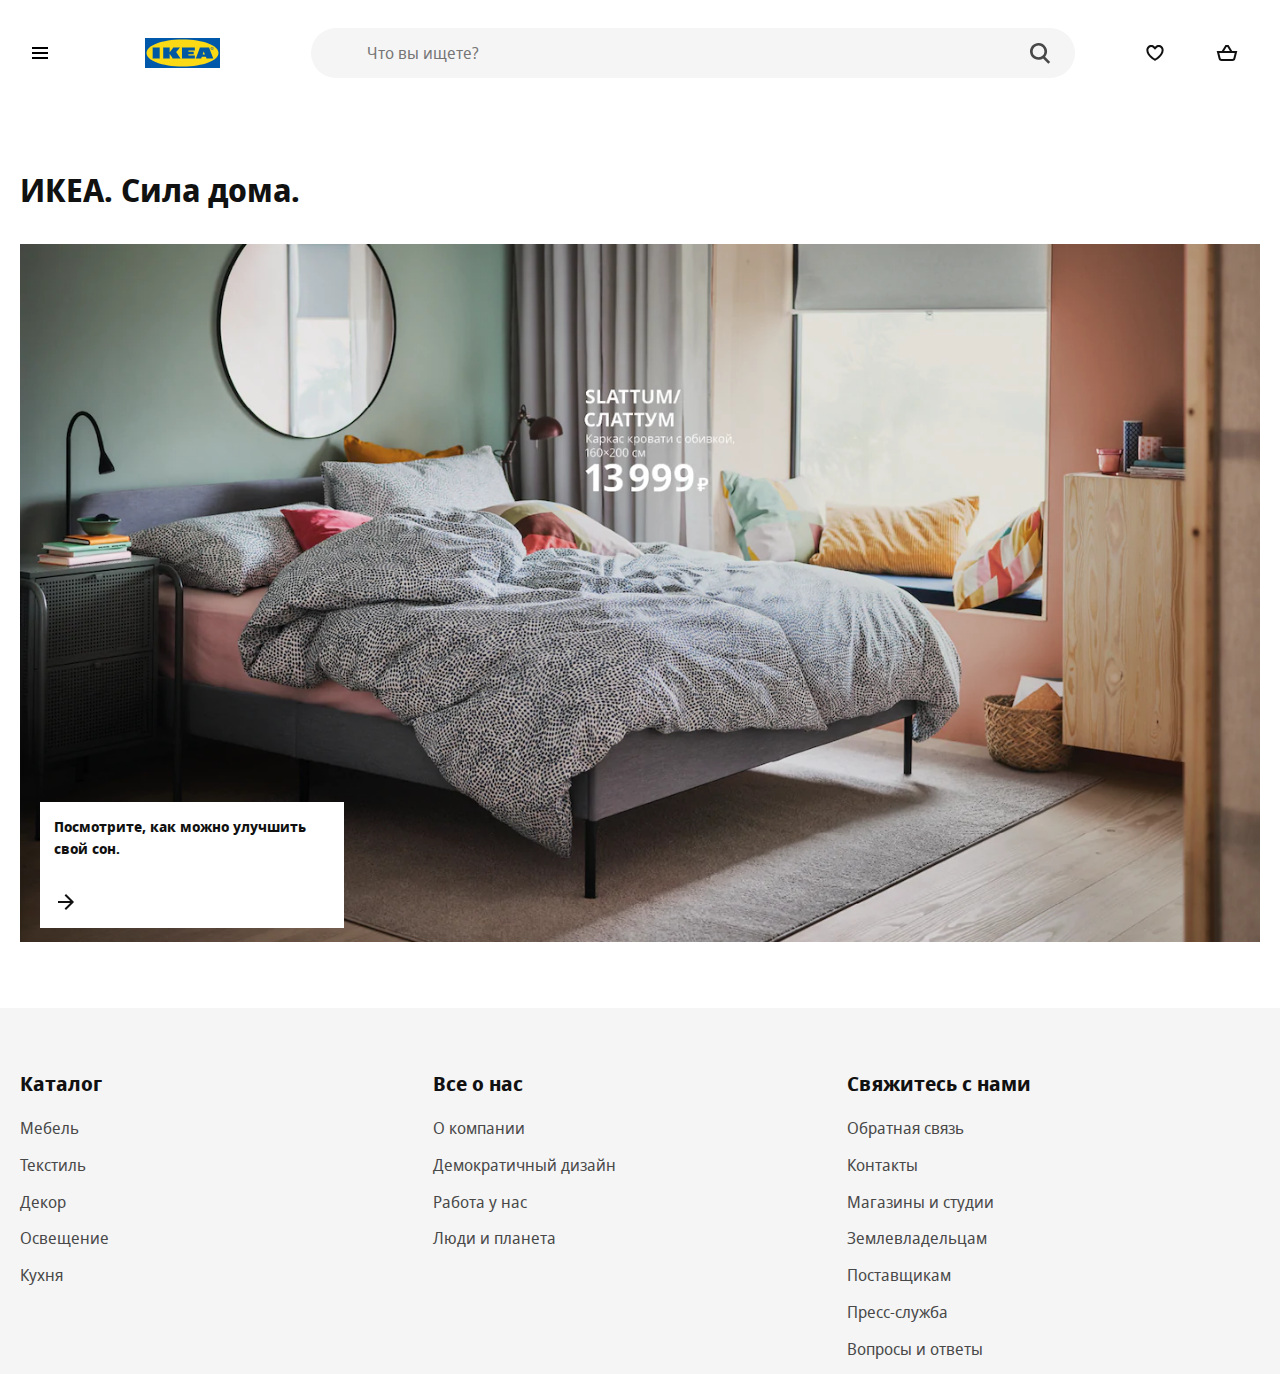
<file: index.html>
<!DOCTYPE html>
<html lang="en">
<head>
    <meta charset="UTF-8">
    <meta name="viewport"
          content="width=device-width, user-scalable=no, initial-scale=1.0, maximum-scale=1.0, minimum-scale=1.0">
    <meta http-equiv="X-UA-Compatible" content="ie=edge">
    <link rel="apple-touch-icon" sizes="180x180" href="favicon/apple-touch-icon.png">
    <link rel="icon" type="image/png" sizes="32x32" href="favicon/favicon-32x32.png">
    <link rel="icon" type="image/png" sizes="16x16" href="favicon/favicon-16x16.png">
    <link rel="mask-icon" href="favicon/safari-pinned-tab.svg" color="#0058ab">
    <meta name="msapplication-TileColor" content="#0058ab">
    <meta name="theme-color" content="#0058ab">
    <title>ИКЕА - официальный интернет-магазин мебели - IKEA</title>
		<link rel="stylesheet" href="styles/styles.css">

		<script src="js/index.js" defer type="module"></script>
		<script src="js/test.js" type="module"></script>

</head>
<body>
<main>
    <div class="container">
        <h1 class="main-header">ИКЕА. Сила дома.</h1>
        <aside class="offer">
            <a href="card.html#idd059">
                <picture>
                    <source srcset="image/b47e07ee97fd5f9bf030d258d462a945.webp" type="image/webp">
                    <img src="image/b47e07ee97fd5f9bf030d258d462a945.jpg" alt="СЛАТТУМ">
                </picture>

            </a>
            <a class="offer-extra" href="goods.html?subcat=Кровати">
                <p>Посмотрите, как можно улучшить свой сон.</p>
                <svg focusable="false" viewBox="0 0 24 24" class="offer-arrow" aria-hidden="true">
                    <path fill-rule="evenodd" clip-rule="evenodd"
                          d="M19.2937 12.7074L20.0008 12.0003L19.2938 11.2932L12.0008 3.99927L10.5865 5.41339L16.1727 11.0003H4V13.0003H16.1723L10.5855 18.5868L11.9996 20.0011L19.2937 12.7074Z"></path>
                </svg>
            </a>
        </aside>
    </div>
</main>







</body>
</html>
</file>
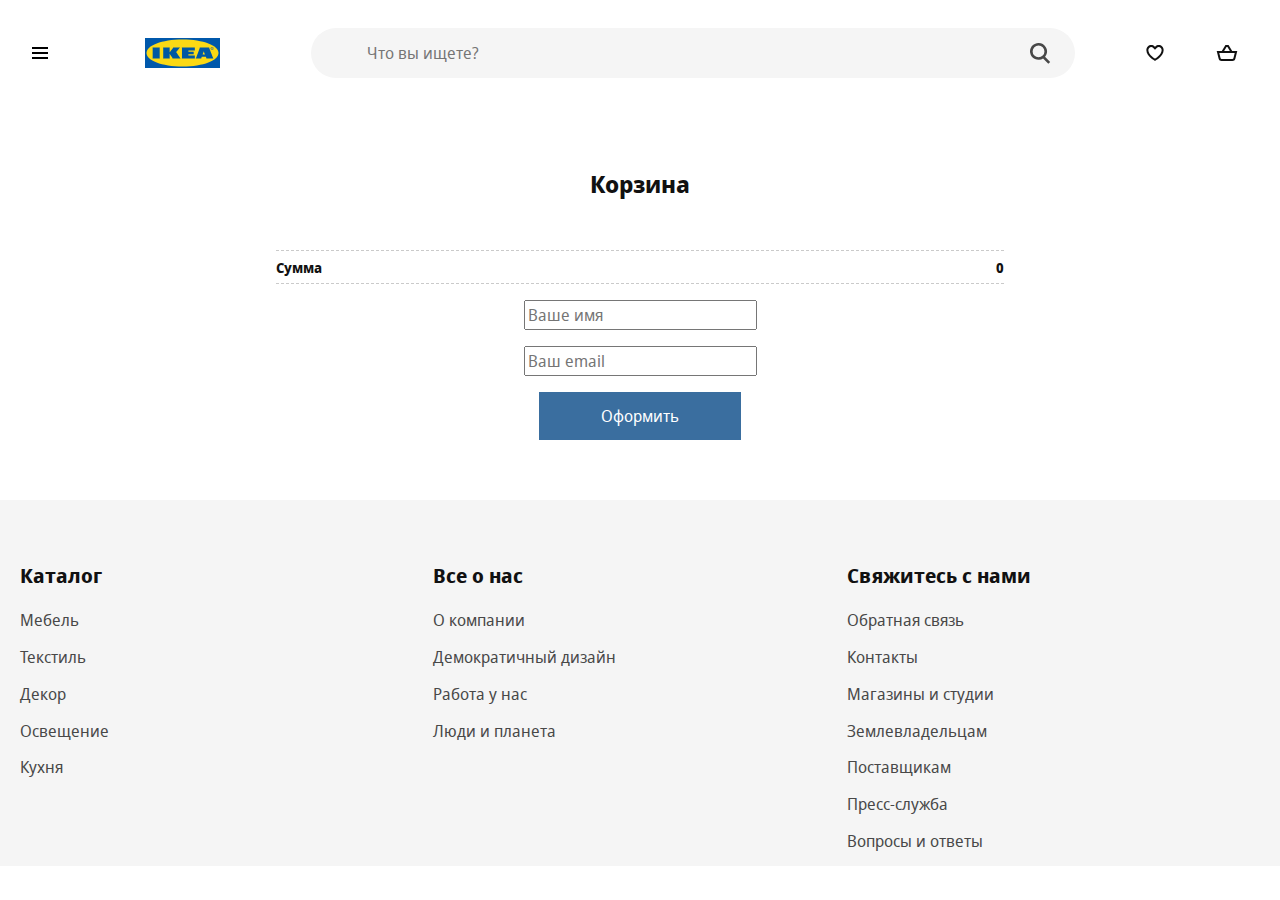
<file: cart.html>
<!DOCTYPE html>
<html lang="en">
<head>
	<meta charset="UTF-8">
	<meta name="viewport" content="width=device-width, user-scalable=no, initial-scale=1.0, maximum-scale=1.0, minimum-scale=1.0">
	<meta http-equiv="X-UA-Compatible" content="ie=edge">
	<link rel="apple-touch-icon" sizes="180x180" href="favicon/apple-touch-icon.png">
	<link rel="icon" type="image/png" sizes="32x32" href="favicon/favicon-32x32.png">
	<link rel="icon" type="image/png" sizes="16x16" href="favicon/favicon-16x16.png">
	<link rel="mask-icon" href="favicon/safari-pinned-tab.svg" color="#0058ab">
	<meta name="msapplication-TileColor" content="#0058ab">
	<meta name="theme-color" content="#0058ab">
	<title>Корзина - IKEA</title>
	<link rel="stylesheet" href="styles/styles.css">

	<script src="js/index.js" defer type="module"></script>
</head>
<body>
<main>
	<div class="container cart-wrapper">
		<h2 class="cart-header">Корзина</h2>
		<ul class="cart-list">

		</ul>
		<div class="cart-total">
			<span class="cart-total-label">Сумма</span>
			<span class="cart-total-price">297.-</span>
		</div>

		<form id="form" class="cart-form">
			<label>
				<input type="text" name="name" placeholder="Ваше имя">
			</label>
			<label>
				<input type="email" name="email" placeholder="Ваш email">
			</label>
			<button type="submit" class="cart-checkout">Оформить</button>
		</form>
	</div>
</main>
</body>
</html>
</file>
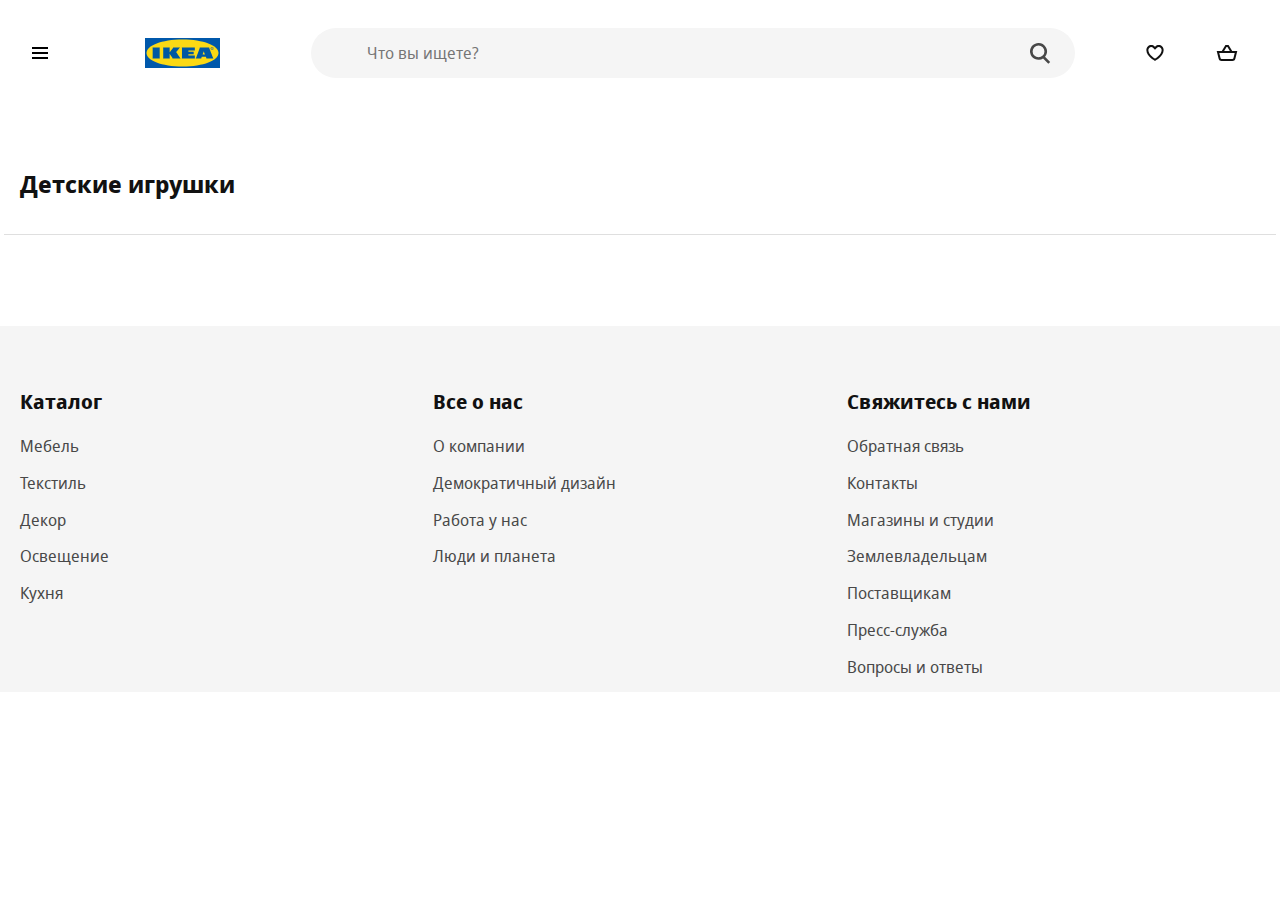
<file: goods.html>
<!DOCTYPE html>
<html lang="en">
<head>
	<meta charset="UTF-8">
	<meta name="viewport" content="width=device-width, user-scalable=no, initial-scale=1.0, maximum-scale=1.0, minimum-scale=1.0">
	<meta http-equiv="X-UA-Compatible" content="ie=edge">
	<link rel="apple-touch-icon" sizes="180x180" href="favicon/apple-touch-icon.png">
	<link rel="icon" type="image/png" sizes="32x32" href="favicon/favicon-32x32.png">
	<link rel="icon" type="image/png" sizes="16x16" href="favicon/favicon-16x16.png">
	<link rel="mask-icon" href="favicon/safari-pinned-tab.svg" color="#0058ab">
	<meta name="msapplication-TileColor" content="#0058ab">
	<meta name="theme-color" content="#0058ab">
	<title>Детские игрушки - IKEA</title>
	<link rel="stylesheet" href="styles/styles.css">

	<script src="js/index.js" defer type="module"></script>
</head>
<body>
<main>
	<div class="container">
		<h2 class="main-header">Детские игрушки</h2>
		<div class="goods wrapper">
			<ul class="goods-list">
				<!-- <li class="goods-list__item">
					<a class="goods-item__link" href="card.html#idd001">
						<article class="goods-item">
							<div class="goods-item__img">
								<img src="https://www.ikea.com/ru/ru/images/products/fabler-byorn-myagkaya-igrushka-bezhevyy__0710165_PE727396_S5.JPG"
									 data-second-image="https://www.ikea.com/ru/ru/images/products/fabler-byorn-myagkaya-igrushka-bezhevyy__0876876_PE611263_S5.JPG" alt="ФАБЛЕР БЬЁРН">
							</div>
							<p class="goods-item__new">Новинка</p>
							<h3 class="goods-item__header">ФАБЛЕР БЬЁРН</h3>
							<p class="goods-item__description">Мягкая игрушка, бежевый, 21 см</p>
							<p class="goods-item__price">
								<span class="goods-item__price-value">99</span>
								<span class="goods-item__currency"> ₽</span>
							</p>
							<button class="btn btn-add-card" aria-label="Добравить в корзину" data-idd="idd001"></button>
						</article>
					</a>
				</li> -->
			</ul>
		</div>
	</div>
</main>
</body>
</html>
</file>
<file: styles/styles.css>
/*
* Prefixed by https://autoprefixer.github.io
* PostCSS: v7.0.29,
* Autoprefixer: v9.7.6
* Browsers: last 4 version
*/

@font-face {
	font-family: 'Noto Sans';
	src: local('Noto Sans Display Regular'), local('NotoSansDisplay-Regular'), url('../fonts/Notosansdisplayregular.woff2') format('woff2'), url('../fonts/Notosansdisplayregular.woff') format('woff');
	font-weight: 400;
	font-style: normal;
}

@font-face {
	font-family: 'Noto Sans';
	src: local('Noto Sans Display Italic'), local('NotoSansDisplay-Italic'), url('../fonts/Notosansdisplayitalic.woff2') format('woff2'), url('../fonts/Notosansdisplayitalic.woff') format('woff');
	font-weight: 400;
	font-style: italic;
}

@font-face {
	font-family: 'Noto Sans';
	src: local('Noto Sans Display Bold'), local('NotoSansDisplay-Bold'), url('../fonts/Notosansdisplaybold.woff2') format('woff2'), url('../fonts/Notosansdisplaybold.woff') format('woff');
	font-weight: 700;
	font-style: normal;
}

@font-face {
	font-family: 'Noto Sans';
	src: local('Noto Sans Display Bold Italic'), local('NotoSansDisplay-BoldItalic'), url('../fonts/Notosansdisplaybolditalic.woff2') format('woff2'), url('../fonts/Notosansdisplaybolditalic.woff') format('woff');
	font-weight: 700;
	font-style: italic;
}

html {
	-webkit-box-sizing: border-box;
	box-sizing: border-box;
}

*,
*::before,
*::after {
	-webkit-box-sizing: inherit;
	box-sizing: inherit;
}

body {
	min-width: 320px;
	margin: 0;

	background-color: #fff; /*под проект*/
	font-family: Noto Sans, Arial, sans-serif; /*в "" свой шрифт под проект*/

	font-size: 16px;
	color: #111;
	line-height: 1.5;
	-webkit-font-smoothing: subpixel-antialiased;
}

button, input {
	font: inherit;
}

button {
	cursor: pointer;
}

img {
	max-width: 100%;
	width: 100%;
	height: auto;
}

a {
	text-decoration: none;
	color: inherit;
}

ul {
	list-style: none;
	padding: 0;
	margin: 0;
}

h1, h2, h3, p {
	padding: 0;
	margin: 0;
}

/* container */

.container {
	max-width: 100rem;
	margin: 0 auto;
	padding: 0 1.25rem;
}

.visually-hidden {
	position: absolute !important;
	clip: rect(1px 1px 1px 1px);
	clip: rect(1px, 1px, 1px, 1px);
	padding: 0 !important;
	border: 0 !important;
	height: 1px !important;
	width: 1px !important;
	overflow: hidden;
}

/* при работе с float */

.clearfix::after {
	content: "";
	display: table;
	clear: both;
}

header {
	margin-bottom: 3.75rem;
}

.header {
	display: -ms-grid;
	display: grid;
	grid-gap: 1.25rem;
	-ms-grid-columns: 2fr 1.25rem 2fr 1.25rem 16fr 1.25rem 1fr 1.25rem 1fr;
	grid-template-columns: 2fr 2fr 16fr 1fr 1fr;
	-webkit-box-align: center;
	-ms-flex-align: center;
	align-items: center;
	padding: 1.75rem 0;
}

footer {
	background-color: #f5f5f5;
	margin-top: 3.75rem;
	padding: 3.75rem 0 0 0;
}

.footer {
	display: -ms-grid;
	display: grid;
	-ms-grid-columns: 1fr 1fr 1fr;
	grid-template-columns: 1fr 1fr 1fr;
}

.main-header {
	margin-bottom: 1.875rem
}

.btn {
	background-color: transparent;
	outline: transparent;
	border-radius: 50%;
	width: 40px;
	height: 40px;
	display: -webkit-box;
	display: -ms-flexbox;
	display: flex;
	-webkit-box-align: center;
	-ms-flex-align: center;
	align-items: center;
	-webkit-box-pack: center;
	-ms-flex-pack: center;
	justify-content: center;
	border: 1px solid transparent;
}

.btn:hover {
	background-color: #f5f5f5;
	color: #111;
}

.svg-icon {
	fill: currentColor;
}

.logo {
	text-align: center;
	width: 75px;
	height: 30px;

}

.search {
	position: relative;
	-webkit-box-flex: 1;
	-ms-flex-positive: 1;
	flex-grow: 1;
	height: 50px;
	margin: 0 40px;
}

.search-input {
	-webkit-appearance: none;
	-moz-appearance: none;
	appearance: none;
	background-color: #f5f5f5;
	display: block;
	appearance: none;
	width: 100%;
	height: 100%;
	padding: .5rem 3.5rem;
	margin: 0 auto;
	line-height: 1.5;
	border: 0;
	border-radius: 50em;
	outline: 0;
	-webkit-box-shadow: none;
	box-shadow: none;
	-webkit-transition: background .2s;
	-o-transition: background .2s;
	transition: background .2s;
}

.search-btn {
	position: absolute;
	top: 0.9rem;
	right: 0.9rem;
	background-image: url("data:image/svg+xml;charset=utf-8,%3Csvg width='16' height='17' fill='%23484848' xmlns='http://www.w3.org/2000/svg'%3E%3Cpath fill-rule='evenodd' clip-rule='evenodd' d='M6.5 11a4.5 4.5 0 110-9 4.5 4.5 0 010 9zm4.968-.307a6.5 6.5 0 10-1.514 1.315l3.996 3.996 1.414-1.414-3.896-3.897z'/%3E%3C/svg%3E");
	background-repeat: no-repeat;
	background-size: contain;
	width: 2.5rem;
	height: 1.5rem;
	background-position: center;
}

.offer {
	position: relative;
}

.offer-extra {
	position: absolute;
	padding: .9rem;
	color: #111;
	left: 1.25rem;
	bottom: 1.25rem;
	display: -webkit-box;
	display: -ms-flexbox;
	display: flex;
	background: #fff;
	-webkit-box-orient: vertical;
	-webkit-box-direction: normal;
	-ms-flex-direction: column;
	flex-direction: column;
	-webkit-box-align: start;
	-ms-flex-align: start;
	align-items: flex-start;
	max-width: 19rem;
	min-width: 13rem;
	font-size: .9rem;
	line-height: 1.5;
	font-weight: bold;
	word-break: break-word;
}

.offer-arrow {
	display: inline-block;
	height: 1.5rem;
	width: 1.5rem;
	vertical-align: middle;
	fill: currentColor;
	margin-top: 1.875rem;

}


.footer-header {
	line-height: 2rem;
	font-size: 1.25rem;
	padding: 0 0 1rem 0;

}

.footer-list {
	margin-bottom: .8rem;
}

.footer-list > a {
	color: #484848;
}

.footer-list > a:hover {
	color: #111;
	text-decoration: underline;
}

.catalog {
	position: fixed;
	z-index: 999;
	top: 0;
	left: -100%;
	bottom: 0;
	background-color: #fff;
	overflow-y: auto;
	overflow-x: hidden;
	-webkit-transition: left 0.2s 0s;
	-o-transition: left 0.2s 0s;
	transition: left 0.2s 0s;
	width: 20rem;
	padding: 6rem 4rem 3rem;

}

.catalog.open {
	left: 0;
}

.catalog-btn {
	position: absolute;
	top: 3rem;
	left: 3rem;
}

.catalog-list__item,
.subcatalog-list__item {
	cursor: pointer;
	color: #111;


}

.catalog-list__item a,
.subcatalog-list__item a {
	text-decoration: underline;
	display: block;
}

.catalog-list__item a {
	padding: .5rem 1.5rem .5rem 0;
}

.subcatalog-list__item a {
	padding: .5rem 0;
}

.catalog-list__item:hover a,
.subcatalog-list__item:hover a {
	text-decoration: underline;
}

.catalog-list__item.active {
	background-repeat: no-repeat;
	background-position: right 0 center;
	background-image: url('data:image/svg+xml;utf8,<svg width="24" height="24" viewBox="0 0 24 24" fill="none" xmlns="http://www.w3.org/2000/svg"><path fill-rule="evenodd" clip-rule="evenodd" d="M15.5996 11.9999L9.81456 17.7857L8.40026 16.3716L12.7714 11.9999L8.40026 7.62823L9.81457 6.21411L15.5996 11.9999Z" fill="%23959595"/></svg>');
}

.subcatalog {
	position: fixed;
	z-index: 998;
	top: 0;
	left: -100%;
	bottom: 0;
	background-color: #fff;
	overflow-y: auto;
	overflow-x: hidden;
	-webkit-transition: left 0.4s 0s, right 0.6s 0s;
	-o-transition: left 0.4s 0s, right 0.6s 0s;
	transition: left 0.4s 0s, right 0.6s 0s;
	width: 25rem;
	padding: 6rem 4rem 3rem;
	border-left: 2px solid #ccc;
}

.subcatalog.subopen {
	left: 20rem;
	display: block;
}

.overlay {
	display: block;
	position: fixed;
	z-index: 899;
	top: 0;
	bottom: 0;
	right: 0;
	left: 0;
	background-color: black;
	-webkit-transition: all .2s ease;
	-o-transition: all .2s ease;
	transition: all .2s ease;
	opacity: 0;
	pointer-events: none;
}

.overlay.active {
	opacity: 0.25;
	pointer-events: all;
}


.wrapper {
	position: relative;
	margin-top: 4rem;
}

.wrapper:before {
	content: '';
	width: calc(100% + 2rem);
	display: block;
	position: absolute;
	top: -2rem;
	z-index: 99;
	margin: 0 -1rem;
	border-bottom: 1px solid #dfdfdf;
}

.good {
	display: -ms-grid;
	display: grid;
	-ms-grid-columns: minmax(0, 1fr) 1.25rem minmax(0, 1fr) 1.25rem minmax(0, 1fr) 1.25rem minmax(0, 1fr) 1.25rem minmax(0, 1fr) 1.25rem minmax(0, 1fr) 1.25rem minmax(0, 1fr) 1.25rem minmax(0, 1fr) 1.25rem minmax(0, 1fr) 1.25rem minmax(0, 1fr) 1.25rem minmax(0, 1fr) 1.25rem minmax(0, 1fr);
	grid-template-columns: repeat(12, minmax(0, 1fr));
	grid-column-gap: 1.25rem;
	padding-top: 2rem;
}

.good-images {
	display: -webkit-box;
	display: -ms-flexbox;
	display: flex;
	-ms-flex-wrap: wrap;
	flex-wrap: wrap;
	-ms-grid-column: 1;
	grid-column-start: 1;
	-ms-grid-column-span: 8;
	grid-column-end: 9;
	-ms-flex-pack: distribute;
	justify-content: space-around;


}

.good-image__item {
	width: calc(50% - 1.25rem);
	margin-left: .625rem;
	margin-right: .625rem;
	min-height: 500px;
}


.good-item {
	-ms-grid-column: 9;
	grid-column-start: 9;
	-ms-grid-column-span: 4;
	grid-column-end: 13;
	padding: 0 2.5rem;
}

.good-item__section {
	margin-bottom: 2.5rem;
}

.good-item__new {
	display: none;
}


.good-item__empty {
	display: none;
}

.not-in-stock .good-item__empty {
	display: block;
}

.not-in-stock .btn-good {
	display: none;
}

.good-item__header {
	font-size: 1.375rem;
	line-height: 1.5;
	font-weight: 700;
	text-transform: uppercase;
	margin-bottom: .3rem;
}

.good-item__description {
	line-height: 1.5;
	letter-spacing: 0;
	font-weight: 400;
	color: #484848;
	font-size: .875rem;
}

.good-item__price {
	white-space: nowrap;
	text-align: right;
}

.good-item__section {
	display: -webkit-box;
	display: -ms-flexbox;
	display: flex;
	-webkit-box-pack: justify;
	-ms-flex-pack: justify;
	justify-content: space-between;
}

.good-item__price-value {
	line-height: 1.1875;
	font-size: 1.375rem;
}

.good-item__currency {
	line-height: .9;
	font-size: .6875rem;
	vertical-align: text-top;
}

.not-in-stock .good-item__price-value,
.not-in-stock .good-item__currency {
	display: none;
}

.good-item__buttons {
	display: -webkit-box;
	display: -ms-flexbox;
	display: flex;
	-webkit-box-pack: justify;
	-ms-flex-pack: justify;
	justify-content: space-between;
	-webkit-box-align: center;
	-ms-flex-align: center;
	align-items: center;
	width: 100%;
}

.btn-good {
	margin-right: 1rem;
	-webkit-box-flex: 1;
	-ms-flex-positive: 1;
	flex-grow: 1;
	-ms-flex-negative: 1;
	flex-shrink: 1;
	position: relative;
	background: #0058a3;
	color: #fff;
	border-radius: 52px;
	padding: 0 2rem;
	display: -webkit-box;
	display: -ms-flexbox;
	display: flex;
	height: 3.5rem;
	-webkit-box-align: center;
	-ms-flex-align: center;
	align-items: center;
}

.btn-good-svg {
	margin-right: .5rem;
	vertical-align: top;
	-ms-flex-negative: 0;
	flex-shrink: 0;
	display: inline-block;
	height: 1.5rem;
	width: 1.5rem;
	fill: #fff;
}

.btn-good:hover {
	color: #0058a3;
}

.btn-good:hover .btn-good-svg {
	fill: #0058a3;
}

.btn-good__label {
	text-align: center;
	border: 0;
	font-weight: 700;
	font-size: .875rem;
	line-height: 1.42857;
}

.btn-add-wishlist {
	background: rgba(0, 0, 0, 0);
	color: #111;
	border-radius: 40px;
	padding: 0 .9375rem;
	border: 1px solid #dfdfdf;
	height: 3.5rem;
	width: 3.5rem;
	margin-left: auto;
}

.btn-add-wishlist__svg {
	height: 1.5rem;
	width: 1.5rem;

}

.btn-add-wishlist:hover .btn-add-wishlist__svg {
	fill: red;
}

.btn-add-wishlist.contains-wishlist .btn-add-wishlist__svg {
	fill: red;

}

.btn-add-wishlist:hover.contains-wishlist .btn-add-wishlist__svg {
	fill: black;
}


.goods-list {
	display: -ms-grid;
	display: grid;
	grid-gap: 1.25rem;
	grid-template-columns: repeat(4, 1fr);
}

.goods-list__item {
	margin-bottom: 2rem;
}


.goods-item {
	position: relative;
	display: -webkit-box;
	display: -ms-flexbox;
	display: flex;
	-webkit-box-orient: vertical;
	-webkit-box-direction: normal;
	-ms-flex-direction: column;
	flex-direction: column;
	-webkit-box-pack: justify;
	-ms-flex-pack: justify;
	justify-content: space-between;
	height: 100%;
}

.goods-item__img {
	height: 380px;
	display: table-cell;
	vertical-align: middle
}


.btn-add-card {
	position: absolute;
	opacity: 0;
	-webkit-transition: opacity 0.2s 0s;
	-o-transition: opacity 0.2s 0s;
	transition: opacity 0.2s 0s;
	right: 1rem;
	bottom: 0.5rem;
	background-color: rgb(0, 88, 163);
	border: 1px solid rgb(0, 88, 163);
	background-repeat: no-repeat;
	background-position: center;
	background-image: url("data:image/svg+xml;utf8,<svg width='24' height='24' xmlns='http://www.w3.org/2000/svg' viewBox='0 0 24 24'><path fill-rule='evenodd' clip-rule='evenodd' d='M10.4372 4H10.9993H12.0003H12.9996H13.5616L13.8538 4.48014L17.2112 9.99713H21H22.2806L21.9702 11.2396L21.5303 13H19.4688L19.7194 11.9971H4.28079L5.59143 17.2397C5.70272 17.6848 6.1027 17.9971 6.56157 17.9971H15V19.9971H6.56157C5.18496 19.9971 3.98502 19.0602 3.65114 17.7247L2.02987 11.2397L1.71924 9.99713H3.00002H6.78793L10.145 4.48017L10.4372 4ZM12.4375 6L14.87 9.99713H9.12911L11.5614 6H12.0003H12.4375ZM17.9961 16V14H19.9961V16H21.9961V18H19.9961V20H17.9961V18H15.9961V16H17.9961Z' fill='white' /></svg>");
}

.btn-add-card:hover {
	background-color: rgb(255, 255, 255);
	background-image: url("data:image/svg+xml;utf8,<svg width='24' height='24' xmlns='http://www.w3.org/2000/svg' viewBox='0 0 24 24'><path fill-rule='evenodd' clip-rule='evenodd' d='M10.4372 4H10.9993H12.0003H12.9996H13.5616L13.8538 4.48014L17.2112 9.99713H21H22.2806L21.9702 11.2396L21.5303 13H19.4688L19.7194 11.9971H4.28079L5.59143 17.2397C5.70272 17.6848 6.1027 17.9971 6.56157 17.9971H15V19.9971H6.56157C5.18496 19.9971 3.98502 19.0602 3.65114 17.7247L2.02987 11.2397L1.71924 9.99713H3.00002H6.78793L10.145 4.48017L10.4372 4ZM12.4375 6L14.87 9.99713H9.12911L11.5614 6H12.0003H12.4375ZM17.9961 16V14H19.9961V16H21.9961V18H19.9961V20H17.9961V18H15.9961V16H17.9961Z' fill='rgb(0, 88, 163)' /></svg>");

}

.goods-item:hover .btn-add-card {
	opacity: 1;
}

.goods-item__header {
	margin-top: auto;
	margin-bottom: 1rem;
}

.goods-item__new {
	line-height: 1.42857;
	color: #ca5008;
	font-weight: 700;
	font-size: 0.8rem;
}

.goods-item__link {
	display: block;
	height: 100%;
}

.goods-item__description {
	margin-bottom: 1rem;
	font-size: .875rem;
	line-height: 1.42857;
}

.goods-item__price {
	min-height: calc(40px + 0.5rem);
	padding-bottom: 0.5rem;
	font-weight: 700;
}

.goods-item__price-value {
	font-size: 1.375rem;
}

.goods-item__currency {
	line-height: .9;
	font-size: .6875rem;
	vertical-align: text-top;
}


.breadcrumb__list-item {
	display: inline;
}

.breadcrumb__list-item:after {
	content: "\0203A";
	display: inline;
	margin: 0 .3125rem;
	font-size: 1rem;
	line-height: 1.125;
}

.breadcrumb__list-item:last-child:after {
	content: "";
}

.breadcrumb__link {
	font-size: .75rem;
	line-height: 1.5;
	font-weight: 400;
	vertical-align: middle;
}

.breadcrumb__list-item:last-child .breadcrumb__link {
	color: #484848;
	pointer-events: none;
	cursor: auto;
}

.cart-wrapper {
	max-width: 768px;
}

.cart-header {
	text-align: center;
}

.product {
	display: -ms-grid;
	display: grid;
	-ms-grid-columns: 152px 4fr 6fr;
	grid-template-columns: 152px 4fr 6fr;
	-ms-grid-rows: auto;
	grid-template-rows: auto;
	font-size: .81rem;
	line-height: 1.385;
}

.product > *:nth-child(1) {
	-ms-grid-row: 1;
	-ms-grid-column: 1;
}

.product > *:nth-child(2) {
	-ms-grid-row: 1;
	-ms-grid-column: 2;
}

.product > *:nth-child(3) {
	-ms-grid-row: 1;
	-ms-grid-column: 3;
}

.product__image-container {
	-ms-grid-column: 1;
	grid-column: 1;
	-ms-grid-row: 1;
	-ms-grid-row-span: 2;
	grid-row: 1/3;
	padding-right: 1rem;
}

.product__description {
	-ms-grid-column: 2;
	grid-column: 2;
	-ms-grid-row: 1;
	grid-row: 1;
}

.product__name {
	font-size: 1.2rem;
	margin-bottom: .5rem;
	font-weight: 700;
	text-transform: uppercase;
	word-break: break-word;
}

.product__prices {
	-ms-grid-column: 3;
	grid-column: 3;
	-ms-grid-row: 1;
	grid-row: 1;
	text-align: right;
	padding-top: 0;
}

.product__controls {
	-ms-grid-column: 3;
	grid-column: 3;
	-ms-grid-row: 2;
	grid-row: 2;
	margin-top: .5rem;
	display: -webkit-box;
	display: -ms-flexbox;
	display: flex;
	-webkit-box-pack: end;
	-ms-flex-pack: end;
	justify-content: flex-end;
}

.btn-remove {
	color: #444;
	border-color: #666;
	border-radius: unset;
}

.product__total {
	font-weight: 700;
	font-size: 1.06rem;
	line-height: 1.2;
}

.product-controls__remove {
	width: 12.5%;
}

.product-controls__quantity {
	width: 25%;
	margin-left: .5rem;
}

.cart-header {
	margin-bottom: 3rem;
}

.cart-item {
	margin-bottom: 2rem;
}

.cart-total {
	display: -webkit-box;
	display: -ms-flexbox;
	display: flex;
	-webkit-box-pack: justify;
	-ms-flex-pack: justify;
	justify-content: space-between;
	padding: .35rem 0;
	font-weight: 700;
	font-size: 14px;
	text-align: initial;
	border: dashed #cacaca;
	border-width: 1px 0;
}

.cart-checkout {
	color: #ffffff;
	padding: 12px 62px;
	background-color: #3a6e9f;
	border: none;
	display: block;
	margin: 1rem auto;
}

.cart-form {
	margin: 1rem 0;
	text-align: center;
}

.cart-form label {
	display: block;
	margin: 1rem;
}

select {
	width: 100%;
	max-width: 352px;
	height: 40px;
	margin: 0;
	padding: 0 10px;
	border: 1px solid #666;
	border-radius: 2px;
	background: #fff url(../image/chevron-down-thin-24.1667eab2.svg) no-repeat right 8px center/1.5rem;
	-webkit-appearance: none;
	-moz-appearance: none;
	appearance: none;
	font-size: 1rem;
	line-height: 1.15;
	font-family: inherit;
	text-transform: none;
}

@media (max-width: 1200px) {
	.goods-list {
		grid-template-columns: repeat(3, 1fr);
	}
}

@media (max-width: 768px) {
	.goods-list {
		grid-template-columns: repeat(2, 1fr);
	}

	.header {
		-ms-grid-columns: 1fr 1.25rem 4fr 1.25rem 1fr 1.25rem 1fr;
		grid-template-columns: 1fr 2fr 1fr 1fr;
		-ms-grid-rows: auto 1.25rem auto 1.25rem auto;
		grid-template-areas: "burger logo wishlist cart" "main main . sidebar" "footer footer footer footer";
	}

	.btn-burger {
		grid-area: burger;
	}

	.logo {
		grid-area: logo;
	}

	.btn-wishlist {
		grid-area: wishlist;
	}

	.btn-cart {
		grid-area: cart;
	}

	.search {
		grid-area: search;
		-ms-grid-row: 2;
		grid-row: 2;
		-ms-grid-column-span: 5;
		grid-column-end: 6;
		-ms-grid-column: 1;
		grid-column-start: 1;
		margin: 0;
	}

	.footer {
		-ms-grid-rows: auto;
		grid-template-rows: auto;
		-webkit-box-pack: center;
		-ms-flex-pack: center;
		justify-content: center;
		grid-template-areas: "catalog" "about" "connection";
		-ms-grid-columns: 300px;
		grid-template-columns: 300px

	}

	.footer-catalog {
		grid-area: catalog;
		margin-bottom: 50px;
	}

	.footer-about {
		grid-area: about;
		margin-bottom: 50px;
	}

	.footer-connection {
		grid-area: connection;
		margin-bottom: 50px;
	}

	.catalog {
		width: 50%;
	}

	.subcatalog {
		width: 50%;
		left: auto;
		right: -100%;
	}

	.subcatalog.subopen {
		right: 0;
		left: auto;
	}
}

@media (max-width: 768px) {

	.footer-catalog {
		-ms-grid-row: 1;
		-ms-grid-column: 1

	}

	.footer-about {
		-ms-grid-row: 2;
		-ms-grid-column: 1

	}

	.footer-connection {
		-ms-grid-row: 3;
		-ms-grid-column: 1

	}
}

@media (max-width: 768px) {

	.btn-burger {
		-ms-grid-row: 1;
		-ms-grid-column: 1;
	}

	.logo {
		-ms-grid-row: 1;
		-ms-grid-column: 3;
	}

	.btn-wishlist {
		-ms-grid-row: 1;
		-ms-grid-column: 5;
	}

	.btn-cart {
		-ms-grid-row: 1;
		-ms-grid-column: 7;
	}
}

@media (max-width: 576px) {
	.goods-list {
		-ms-grid-columns: 1fr;
		grid-template-columns: 1fr;
	}

	.catalog {
		width: 100%;
	}

	.subcatalog {
		z-index: 999;
		width: 100%;
	}

	.subcatalog.subopen {
		right: 0;
	}
}
</file>
